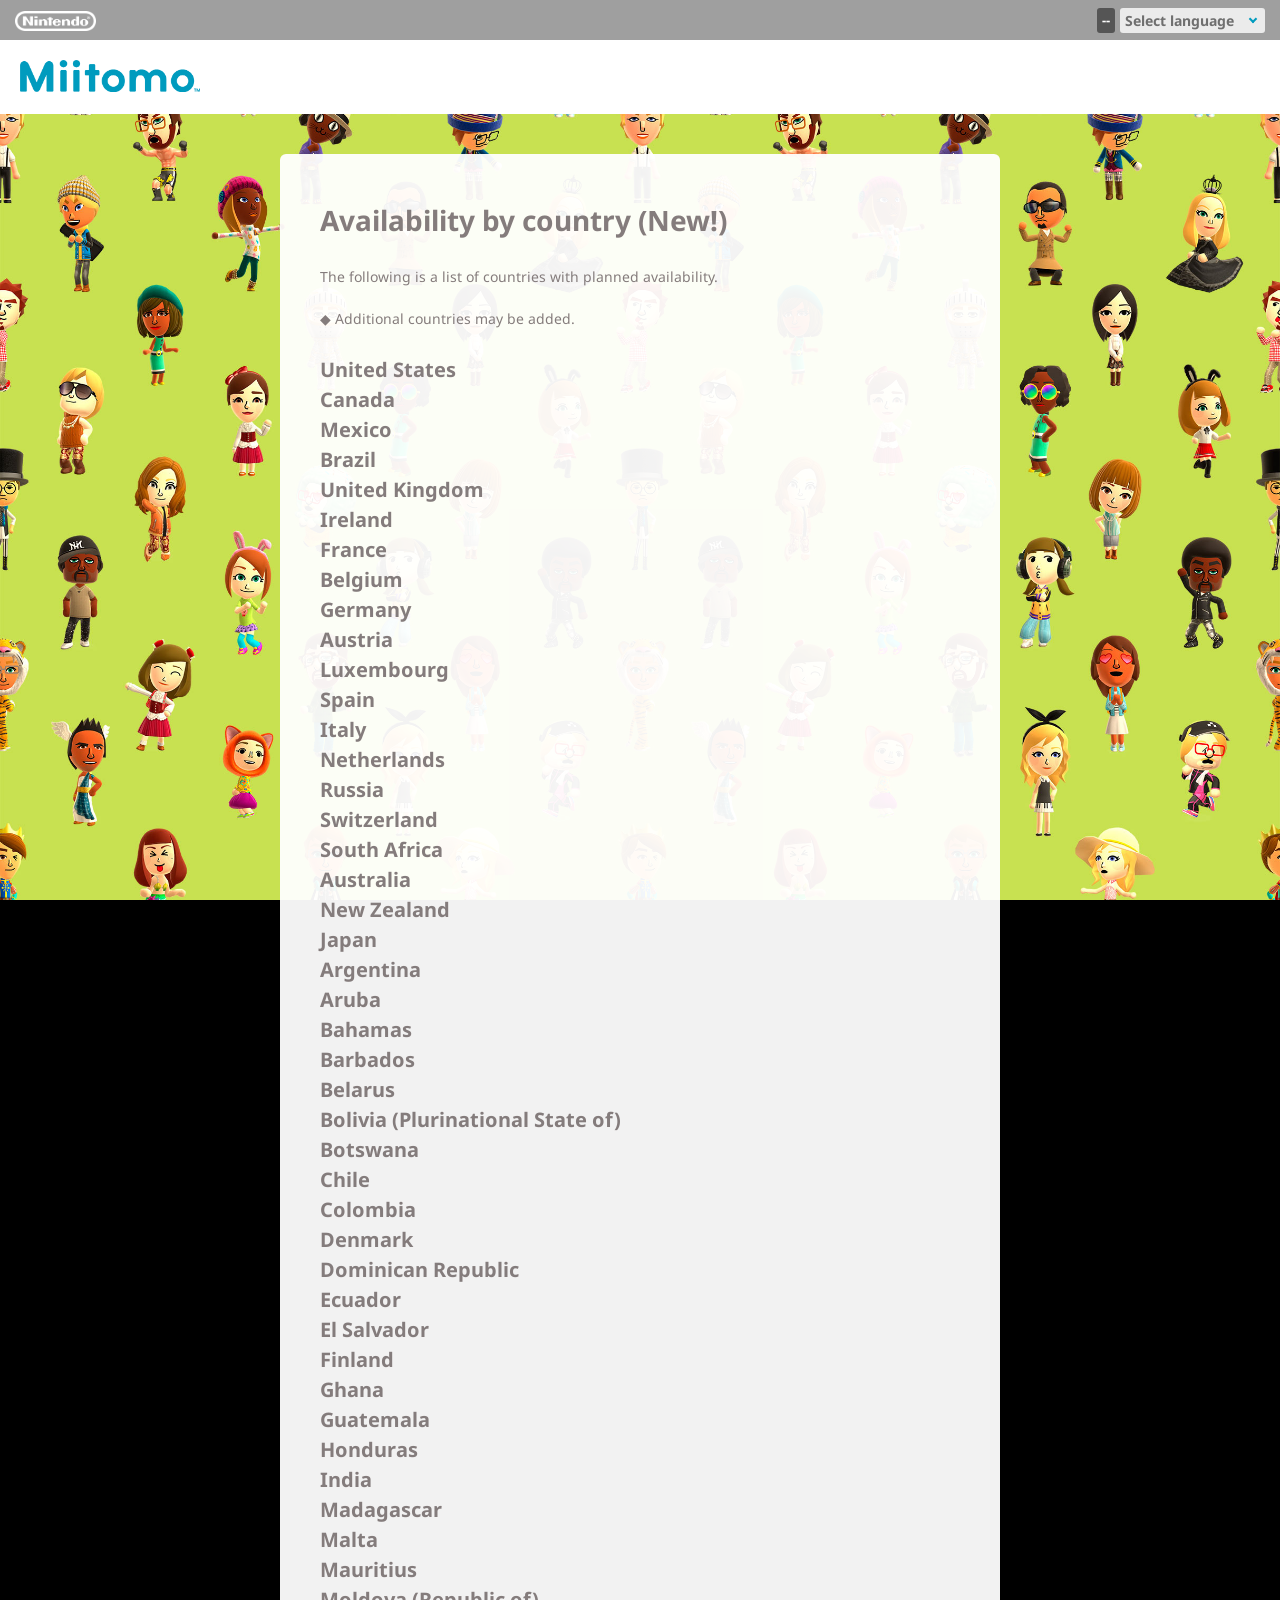
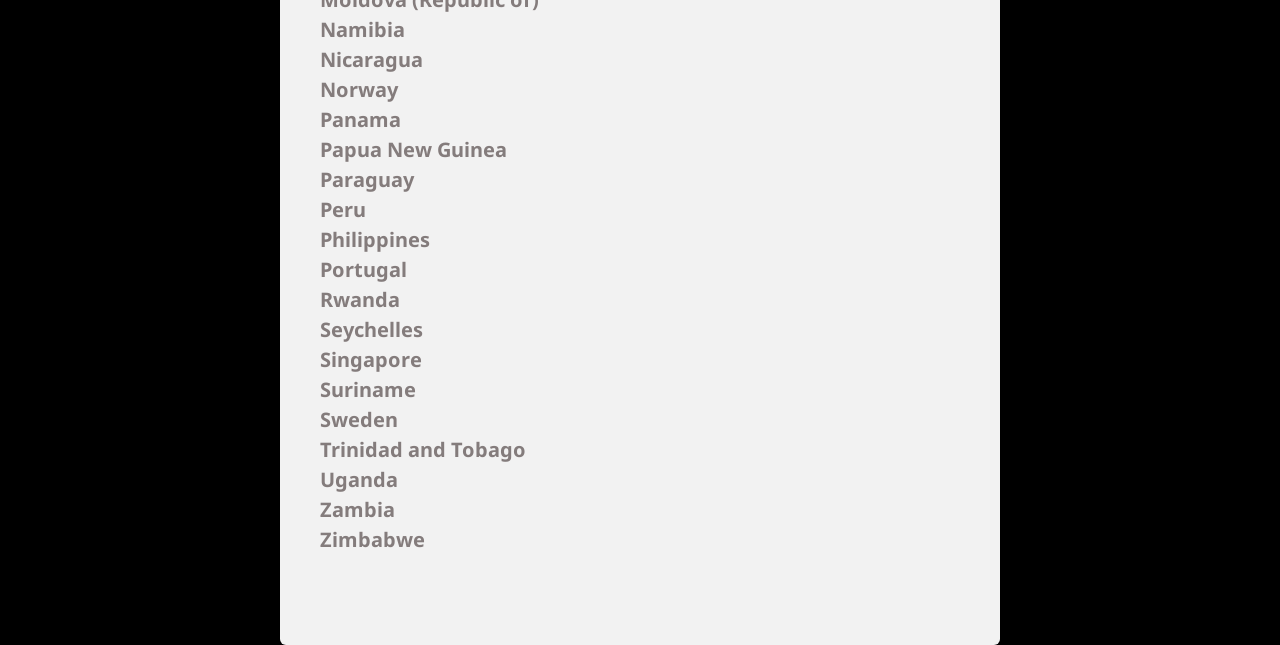
<file: countries/index.html>
<!DOCTYPE html>
<html>
<head>
<meta charset="utf-8">
<meta http-equiv="X-UA-Compatible" content="IE=Edge,chrome=1">
<meta name="viewport" content="width=device-width, maximum-scale=1.0, user-scalable=yes">
<meta name="format-detection" content="telephone=no">

<title>Miitomo - Distribution Countries | Nintendo</title>

<meta name="Description" content="Miitomo is a smart-device app that sparks one-of-a-kind conversations between you and your friends. It's from Nintendo—and free to start!" />
<meta name="Keywords" content="Miitomo, Nintendo, smartphone, smart device, tablet" />

<link href='//fonts.googleapis.com/css?family=Noto+Sans&subset=latin,latin-ext' rel='stylesheet' type='text/css'>
<link rel="stylesheet" href="../css/set.css" type="text/css" media="all" />

<script type="text/javascript" src="../../js/jquery.min.js"></script>
<script type="text/javascript" src="../../js/jquery.easing.1.3.js"></script>
<script type="text/javascript" src="../../js/sub_function.js"></script>
</head>

<body id="top">
<div id="container">

<!-- header -->
	<div id="logo">
		<label id="sl" for="pulldown">
			<div id="country">--</div>
			<select id="pulldown">
				<option selected="" value="">Select language</option>
				<option value="ja" rel="ja-JP">日本語</option>
				<option value="en" rel="en-US">English (US)</option>
				<option value="en-gb" rel="en-GB">English (Europe/Australia)</option>
				<option value="es-mx" rel="es-MX">Español (Latinoamérica)</option>
				<option value="es" rel="es-ES">Español (Europa)</option>
				<option value="it" rel="it-IT">Italiano</option>
				<option value="nl" rel="nl-NL">Nederlands</option>
				<option value="fr-ca" rel="fr-CA">Français (Canada)</option>
				<option value="fr" rel="fr-FR">Français (Europe)</option>
				<option value="de" rel="de-DE">Deutsch</option>
				<option value="pt-br" rel="pt-BR">Português (Brasil)</option>
				<option value="ru" rel="ru-RU">Русский</option>
			</select>
		</label>
		<a href="https://www.nintendo.com/" id="ci" target="_blank">Nintendo</a>
	</div>


	<div id="sub_head">
		<a href="../"><h1>Miitomo</h1></a>
	</div>

	<div id="sub_contents_event">

		<h2>Availability by country (New!)</h2>

		<p>The following is a list of countries with planned availability.<br><br>◆ Additional countries may be added.</p>

		<h4>United States<br>Canada<br>Mexico<br>Brazil<br>United Kingdom<br>Ireland<br>France<br>Belgium<br>Germany<br>Austria<br>Luxembourg<br>Spain<br>Italy<br>Netherlands<br>Russia<br>Switzerland<br>South Africa<br>Australia<br>New Zealand<br>Japan<br>Argentina<br>Aruba<br>Bahamas<br>Barbados<br>Belarus<br>Bolivia (Plurinational State of)<br>Botswana<br>Chile<br>Colombia<br>Denmark<br>Dominican Republic<br>Ecuador<br>El Salvador<br>Finland<br>Ghana<br>Guatemala<br>Honduras<br>India<br>Madagascar<br>Malta<br>Mauritius<br>Moldova (Republic of)<br>Namibia<br>Nicaragua<br>Norway<br>Panama<br>Papua New Guinea<br>Paraguay<br>Peru<br>Philippines<br>Portugal<br>Rwanda<br>Seychelles<br>Singapore<br>Suriname<br>Sweden<br>Trinidad and Tobago<br>Uganda<br>Zambia<br>Zimbabwe</h4>

	</div>

	<a href="#top" id="pagetop">PAGE TOP</a>
	<div class="cont_step_back_1">&nbsp;</div>
</div>

<!-- Google Tag Manager -->
<noscript><iframe src="//www.googletagmanager.com/ns.html?id=GTM-KHWFQS"
height="0" width="0" style="display:none;visibility:hidden"></iframe></noscript>
<script>(function(w,d,s,l,i){w[l]=w[l]||[];w[l].push({'gtm.start':
new Date().getTime(),event:'gtm.js'});var f=d.getElementsByTagName(s)[0],
j=d.createElement(s),dl=l!='dataLayer'?'&l='+l:'';j.async=true;j.src=
'//www.googletagmanager.com/gtm.js?id='+i+dl;f.parentNode.insertBefore(j,f);
})(window,document,'script','dataLayer','GTM-KHWFQS');</script>
<!-- End Google Tag Manager -->
</body>
</html>
</file>
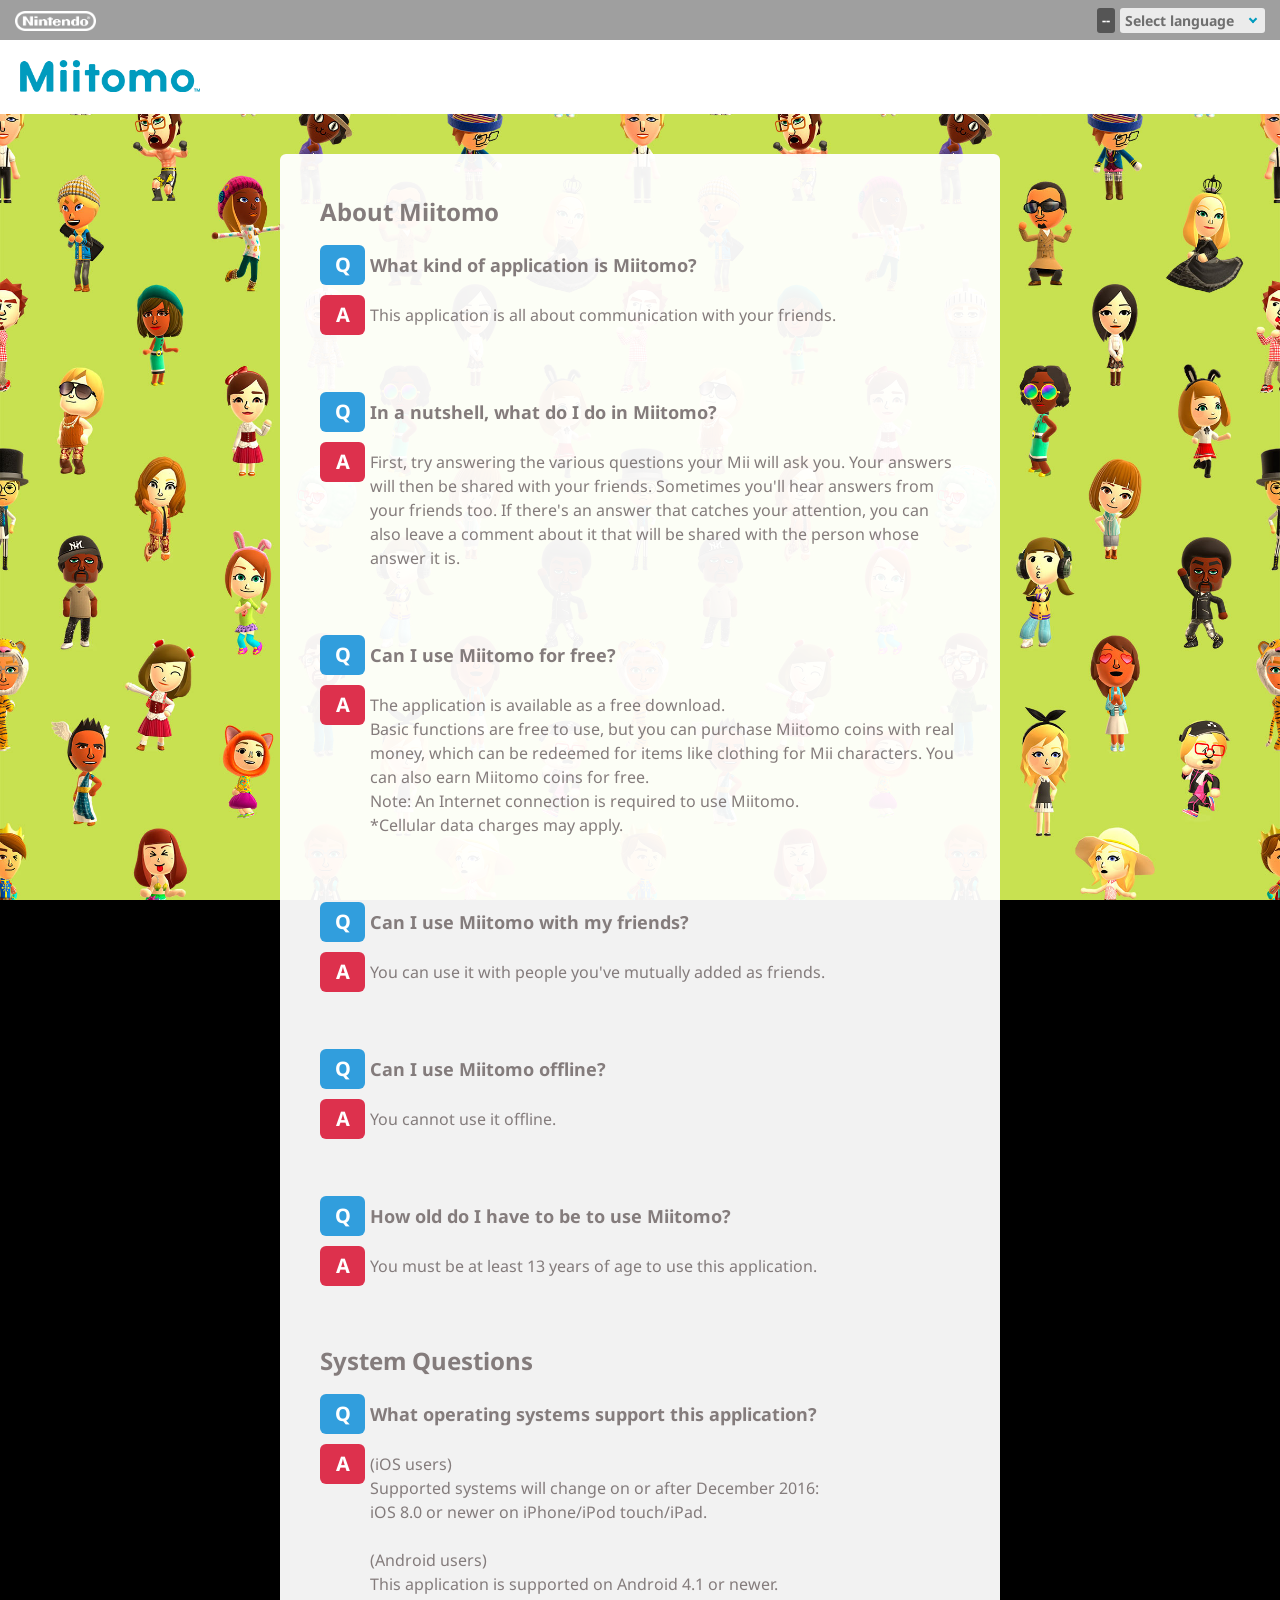
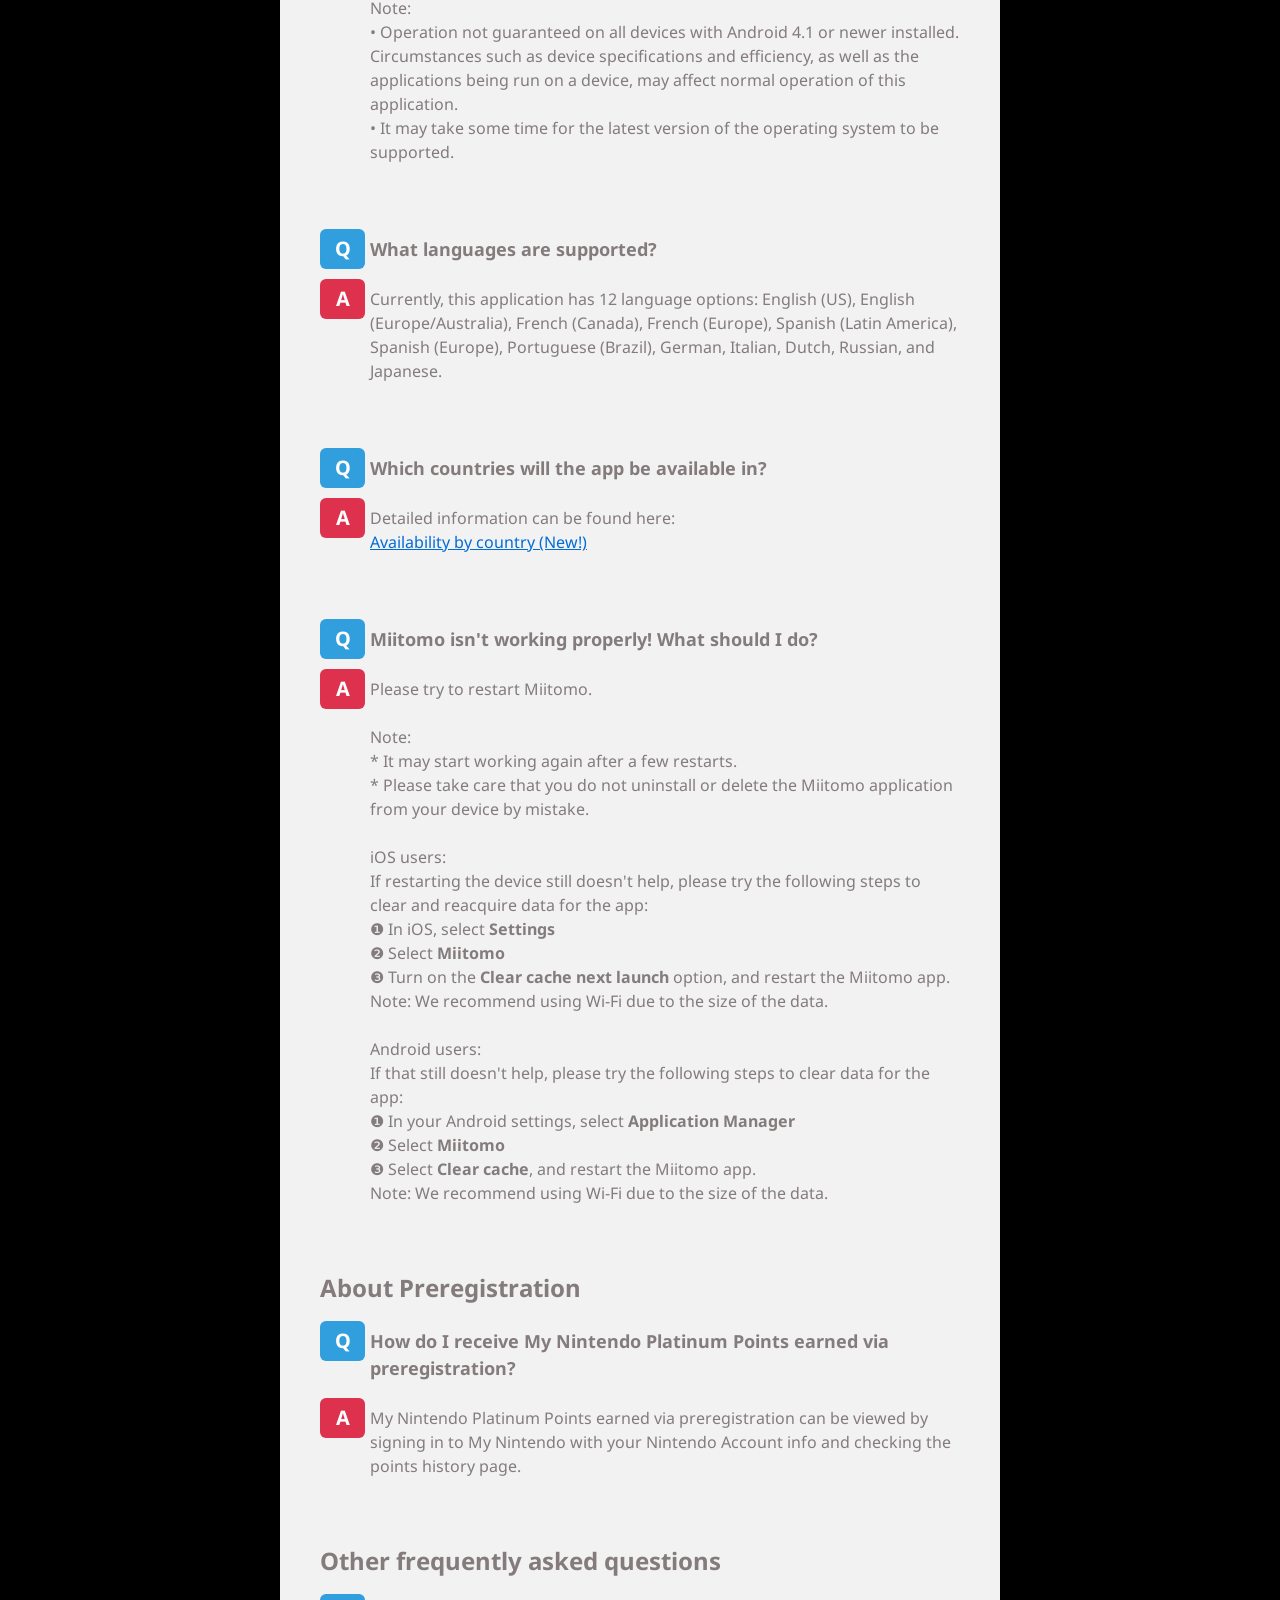
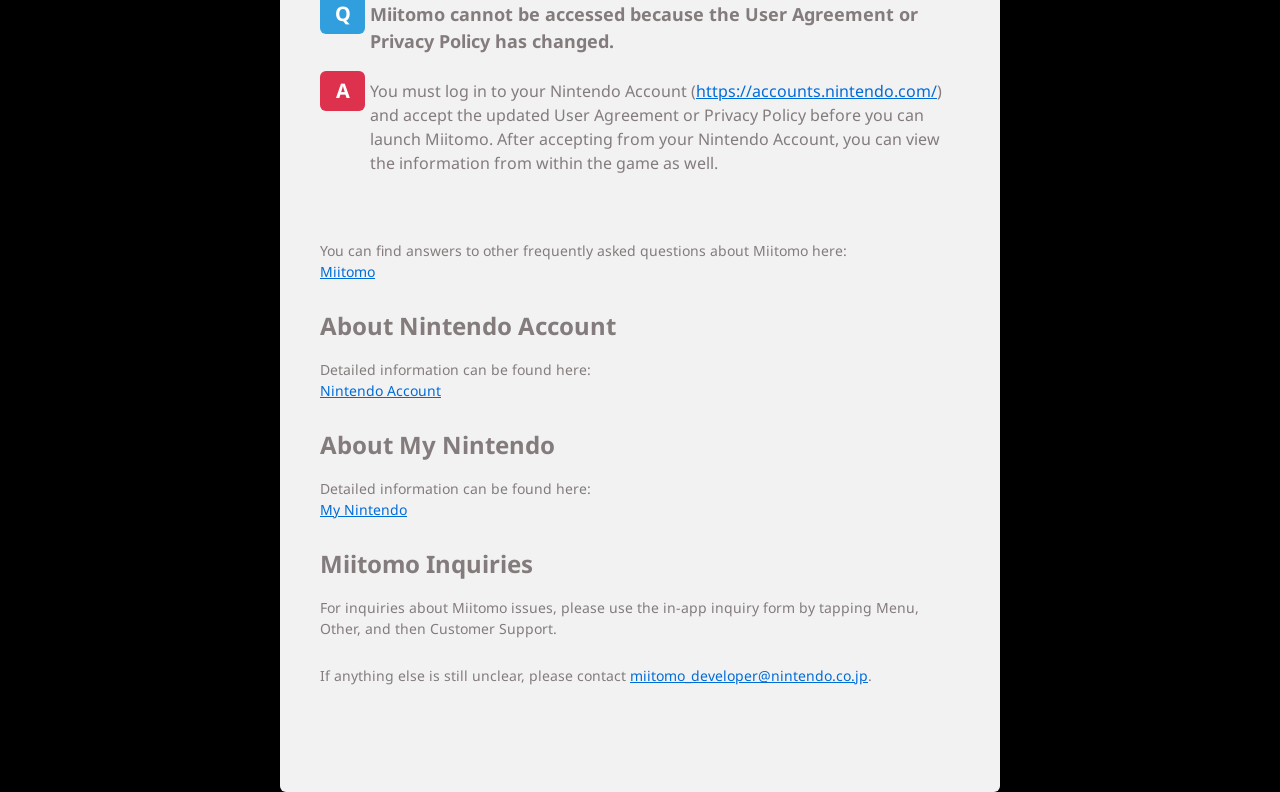
<file: faq/index.html>
<!DOCTYPE html>
<html>
<head>
<meta charset="utf-8">
<meta http-equiv="X-UA-Compatible" content="IE=Edge,chrome=1">
<meta name="viewport" content="width=device-width, maximum-scale=1.0, user-scalable=yes">
<meta name="format-detection" content="telephone=no">

<title>Miitomo - FAQ | Nintendo</title>

<meta name="Description" content="Miitomo is a smart-device app that sparks one-of-a-kind conversations between you and your friends. It's from Nintendo—and free to start!" />
<meta name="Keywords" content="Miitomo, Nintendo, smartphone, smart device, tablet" />

<link href='//fonts.googleapis.com/css?family=Noto+Sans&subset=latin,latin-ext' rel='stylesheet' type='text/css'>
<link rel="stylesheet" href="../css/set.css" type="text/css" media="all" />

<script type="text/javascript" src="../../js/jquery.min.js"></script>
<script type="text/javascript" src="../../js/sub_function.js"></script>
</head>

<body id="top">
<div id="container">

<!-- header -->
	<div id="logo">
		<label id="sl" for="pulldown">
			<div id="country">--</div>
			<select id="pulldown">
				<option selected="" value="">Select language</option>
				<option value="ja" rel="ja-JP">日本語</option>
				<option value="en" rel="en-US">English (US)</option>
				<option value="en-gb" rel="en-GB">English (Europe/Australia)</option>
				<option value="es-mx" rel="es-MX">Español (Latinoamérica)</option>
				<option value="es" rel="es-ES">Español (Europa)</option>
				<option value="it" rel="it-IT">Italiano</option>
				<option value="nl" rel="nl-NL">Nederlands</option>
				<option value="fr-ca" rel="fr-CA">Français (Canada)</option>
				<option value="fr" rel="fr-FR">Français (Europe)</option>
				<option value="de" rel="de-DE">Deutsch</option>
				<option value="pt-br" rel="pt-BR">Português (Brasil)</option>
				<option value="ru" rel="ru-RU">Русский</option>
			</select>
		</label>
		<a href="https://www.nintendo.com/" id="ci" target="_blank">Nintendo</a>
	</div>


	<div id="sub_head">
		<a href="../"><h1>Miitomo</h1></a>
	</div>

	<div id="sub_contents_event">

		<h3>About Miitomo</h3>

		<dl class="faq">
			<dt>What kind of application is Miitomo?</dt>
			<dd>This application is all about communication with your friends.</dd>
		</dl>

		<dl class="faq">
			<dt>In a nutshell, what do I do in Miitomo?</dt>
			<dd>First, try answering the various questions your Mii will ask you. Your answers will then be shared with your friends. Sometimes you'll hear answers from your friends too. If there's an answer that catches your attention, you can also leave a comment about it that will be shared with the person whose answer it is.</dd>
		</dl>

		<dl class="faq">
			<dt>Can I use Miitomo for free?</dt>
			<dd>The application is available as a free download.<br>Basic functions are free to use, but you can purchase Miitomo coins with real money, which can be redeemed for items like clothing for Mii characters. You can also earn Miitomo coins for free.<br>Note: An Internet connection is required to use Miitomo.<br>*Cellular data charges may apply.</dd>
		</dl>


		<dl class="faq">
			<dt>Can I use Miitomo with my friends?</dt>
			<dd>You can use it with people you've mutually added as friends.</dd>
		</dl>

		<dl class="faq">
			<dt>Can I use Miitomo offline?</dt>
			<dd>You cannot use it offline.</dd>
		</dl>

		<dl class="faq">
			<dt>How old do I have to be to use Miitomo?</dt>
			<dd>You must be at least 13 years of age to use this application.</dd>
		</dl>

		<h3>System Questions</h3>

		<dl class="faq">
			<dt>What operating systems support this application?</dt>
			<dd>(iOS users)<br>Supported systems will change on or after December 2016:<br>iOS 8.0 or newer on iPhone/iPod touch/iPad.<br><br>(Android users)<br>This application is supported on Android 4.1 or newer.<br>Note:<br>• Operation not guaranteed on all devices with Android 4.1 or newer installed. Circumstances such as device specifications and efficiency, as well as the applications being run on a device, may affect normal operation of this application.<br>• It may take some time for the latest version of the operating system to be supported.</dd>
		</dl>

		<dl class="faq">
			<dt>What languages are supported?</dt>
			<dd>Currently, this application has 12 language options: English (US), English (Europe/Australia), French (Canada), French (Europe), Spanish (Latin America), Spanish (Europe), Portuguese (Brazil), German, Italian, Dutch, Russian, and Japanese.</dd>
		</dl>

		<dl class="faq">
			<dt>Which countries will the app be available in?</dt>
			<dd>Detailed information can be found here:<br>
			<a href="../countries/">Availability by country (New!)</a>
			</dd>
		</dl>

		<dl class="faq">
			<dt>Miitomo isn't working properly! What should I do?</dt>
			<dd>Please try to restart Miitomo.<br><br>Note:<br>* It may start working again after a few restarts.<br>* Please take care that you do not uninstall or delete the Miitomo application from your device by mistake.<br><br>iOS users:<br>If restarting the device still doesn't help, please try the following steps to clear and reacquire data for the app:<br>❶ In iOS, select <b>Settings</b><br>❷ Select <b>Miitomo</b><br>❸ Turn on the <b>Clear cache next launch</b> option, and restart the Miitomo app.<br>Note: We recommend using Wi-Fi due to the size of the data.<br><br>Android users:<br>If that still doesn't help, please try the following steps to clear data for the app:<br>❶ In your Android settings, select <b>Application Manager</b><br>❷ Select <b>Miitomo</b><br>❸ Select <b>Clear cache</b>, and restart the Miitomo app.<br>Note: We recommend using Wi-Fi due to the size of the data.<br></dd>
		</dl>

		<h3>About Preregistration</h3>

		<dl class="faq">
			<dt>How do I receive My Nintendo Platinum Points earned via preregistration?</dt>
			<dd>My Nintendo Platinum Points earned via preregistration can be viewed by signing in to My Nintendo with your Nintendo Account info and checking the points history page.</dd>
		</dl>

		<h3>Other frequently asked questions</h3>

		<dl class="faq">
			<dt>Miitomo cannot be accessed because the User Agreement or Privacy Policy has changed.</dt>
			<dd>You must log in to your Nintendo Account (<a href='https://accounts.nintendo.com/' target='_blank'>https://accounts.nintendo.com/</a>) and accept the updated User Agreement or Privacy Policy before you can launch Miitomo. After accepting from your Nintendo Account, you can view the information from within the game as well.</dd>
		</dl>

		<p>You can find answers to other frequently asked questions about Miitomo here:<br>
		<a href='https://support.miitomo.com/en-US/faq' target='_blank'>Miitomo</a>
		</p>


		<h3>About Nintendo Account</h3>

		<p>Detailed information can be found here:<br>
		<a href='http://support.nintendo.com/en_US/nintendoaccount/faq/' target='_blank'>Nintendo Account</a>
		</p>

		<h3>About My Nintendo</h3>

		<p>Detailed information can be found here:<br>
		<a href='http://support.nintendo.com/mynintendo/faq' target='_blank'>My Nintendo</a></p>

		<h3>Miitomo Inquiries</h3>

		<p>For inquiries about Miitomo issues, please use the in-app inquiry form by tapping Menu, Other, and then Customer Support.</p>
		<p>If anything else is still unclear, please contact <a href='mailto:miitomo_developer@nintendo.co.jp'>miitomo_developer@nintendo.co.jp</a>.</p>


	</div>

	<a href="#top" id="pagetop">PAGE TOP</a>
	<div class="cont_step_back_1">&nbsp;</div>
</div>

<!-- Google Tag Manager -->
<noscript><iframe src="//www.googletagmanager.com/ns.html?id=GTM-KHWFQS"
height="0" width="0" style="display:none;visibility:hidden"></iframe></noscript>
<script>(function(w,d,s,l,i){w[l]=w[l]||[];w[l].push({'gtm.start':
new Date().getTime(),event:'gtm.js'});var f=d.getElementsByTagName(s)[0],
j=d.createElement(s),dl=l!='dataLayer'?'&l='+l:'';j.async=true;j.src=
'//www.googletagmanager.com/gtm.js?id='+i+dl;f.parentNode.insertBefore(j,f);
})(window,document,'script','dataLayer','GTM-KHWFQS');</script>
<!-- End Google Tag Manager -->
</body>
</html>
</file>
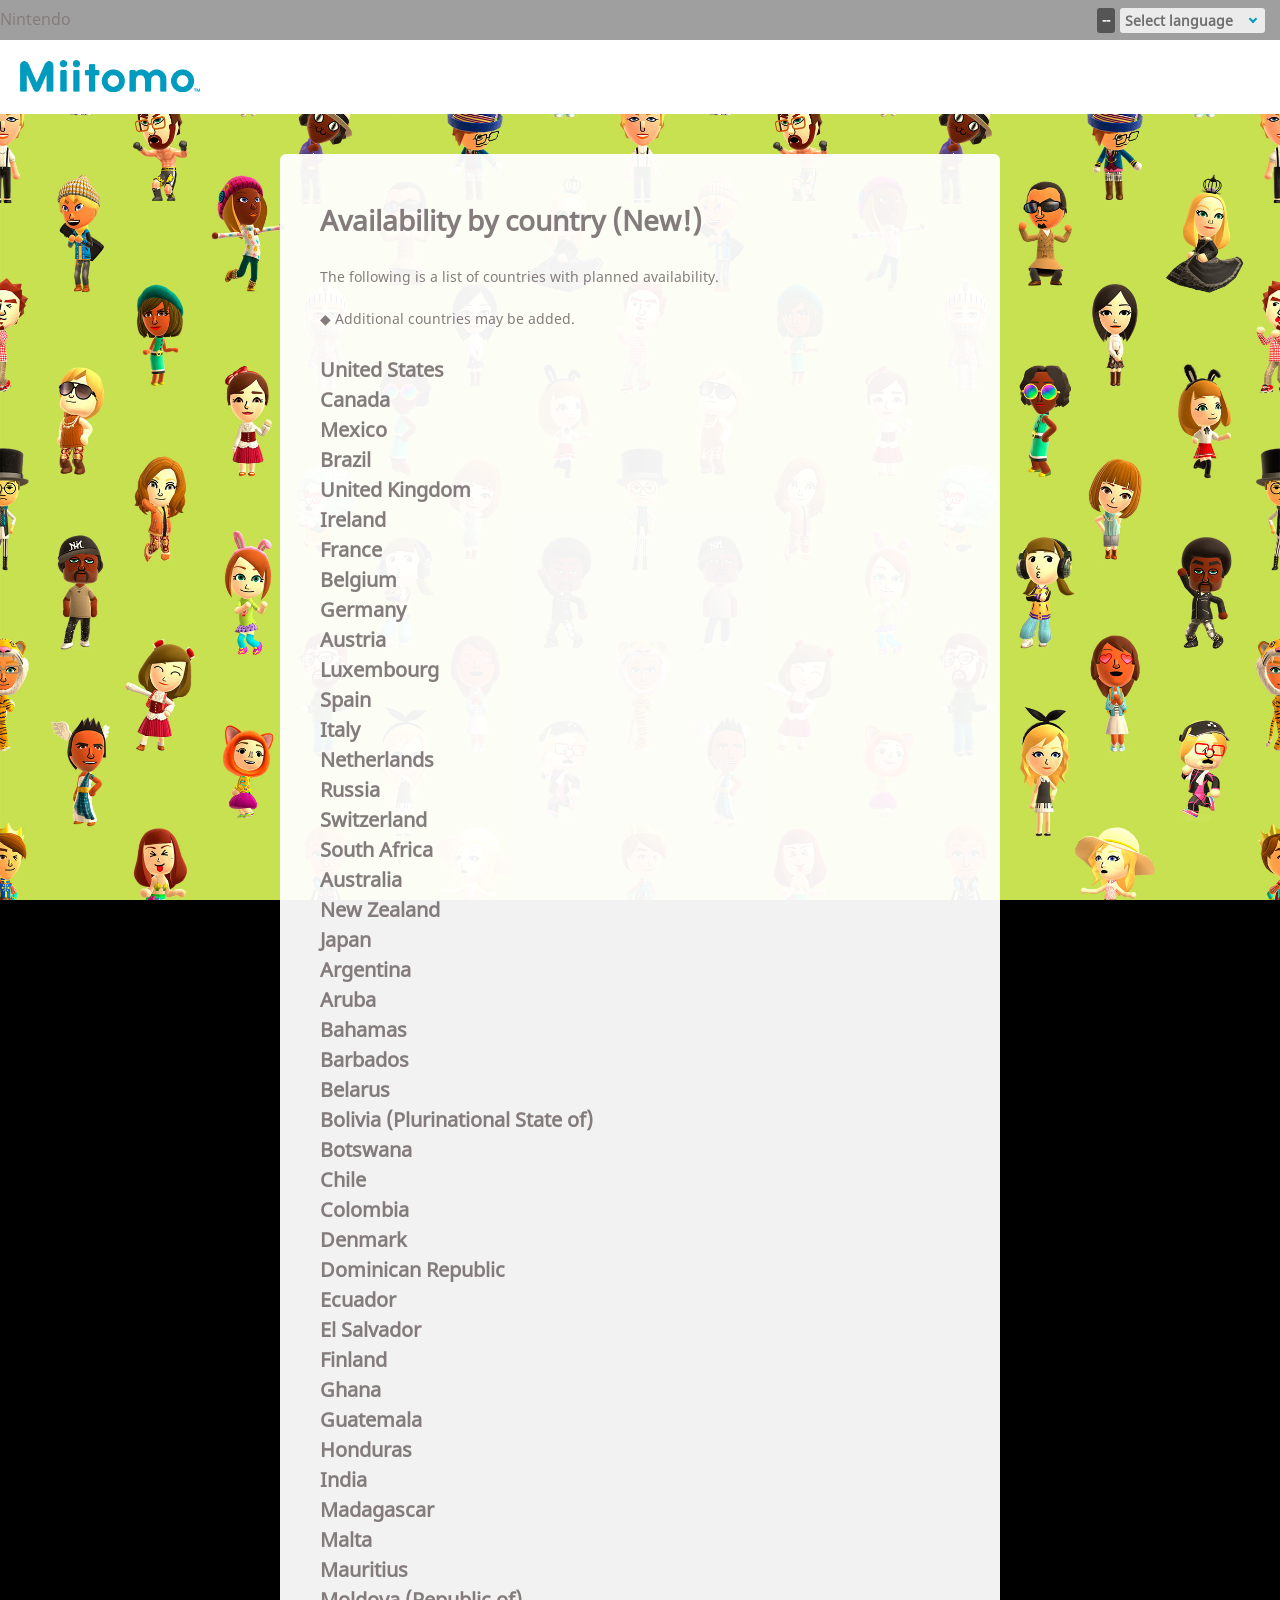
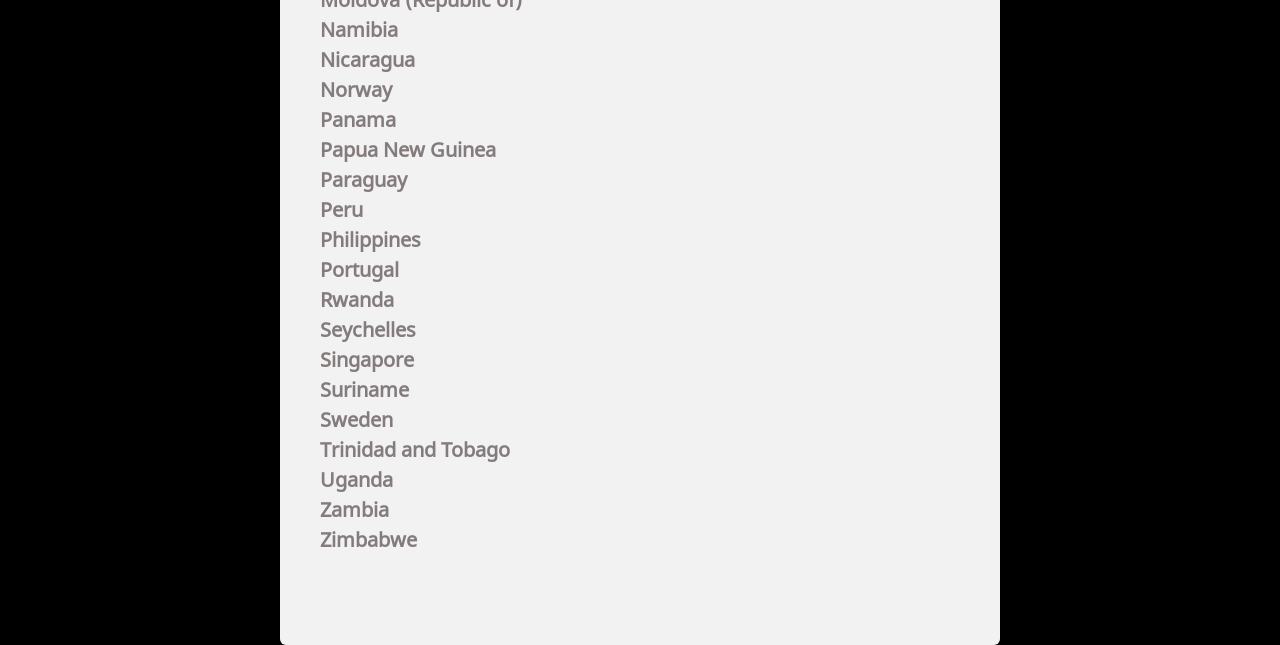
<file: en/countries/index.html>
<!doctype html><meta charset=utf-8><meta content="IE=Edge,chrome=1" http-equiv=X-UA-Compatible><meta content="width=device-width,maximum-scale=1.0,user-scalable=yes" name=viewport><meta content="telephone=no" name=format-detection><title>Miitomo - Distribution Countries | Nintendo</title><meta content="Miitomo is a smart-device app that sparks one-of-a-kind conversations between you and your friends. It's from Nintendo—and free to start!" name=Description><meta content="Miitomo, Nintendo, smartphone, smart device, tablet" name=Keywords><link href=../../fonts.googleapis.com/css-6bf664d2.css rel=stylesheet><link href=../css/set.css media=all rel=stylesheet><script src=../../js/jquery.min.js></script><script src=../../js/jquery.easing.1.3.js></script><script src=../../js/sub_function.js></script><body id=top><div id=container><div id=logo><label for=pulldown id=sl><div id=country>--</div> <select id=pulldown><option selected value>Select language<option rel=ja-JP value=ja>日本語<option rel=en-US value=en>English (US)<option rel=en-GB value=en-gb>English (Europe/Australia)<option rel=es-MX value=es-mx>Español (Latinoamérica)<option rel=es-ES value=es>Español (Europa)<option rel=it-IT value=it>Italiano<option rel=nl-NL value=nl>Nederlands<option rel=fr-CA value=fr-ca>Français (Canada)<option rel=fr-FR value=fr>Français (Europe)<option rel=de-DE value=de>Deutsch<option rel=pt-BR value=pt-br>Português (Brasil)<option rel=ru-RU value=ru>Русский</select></label> Nintendo</div><div id=sub_head><a href=../index.html><h1>Miitomo</h1></a></div><div id=sub_contents_event><h2>Availability by country (New!)</h2><p>The following is a list of countries with planned availability.<br><br>◆ Additional countries may be added.<h4>United States<br>Canada<br>Mexico<br>Brazil<br>United Kingdom<br>Ireland<br>France<br>Belgium<br>Germany<br>Austria<br>Luxembourg<br>Spain<br>Italy<br>Netherlands<br>Russia<br>Switzerland<br>South Africa<br>Australia<br>New Zealand<br>Japan<br>Argentina<br>Aruba<br>Bahamas<br>Barbados<br>Belarus<br>Bolivia (Plurinational State of)<br>Botswana<br>Chile<br>Colombia<br>Denmark<br>Dominican Republic<br>Ecuador<br>El Salvador<br>Finland<br>Ghana<br>Guatemala<br>Honduras<br>India<br>Madagascar<br>Malta<br>Mauritius<br>Moldova (Republic of)<br>Namibia<br>Nicaragua<br>Norway<br>Panama<br>Papua New Guinea<br>Paraguay<br>Peru<br>Philippines<br>Portugal<br>Rwanda<br>Seychelles<br>Singapore<br>Suriname<br>Sweden<br>Trinidad and Tobago<br>Uganda<br>Zambia<br>Zimbabwe</h4></div><a href=index.html id=pagetop>PAGE TOP</a><div class=cont_step_back_1> </div></div><noscript><iframe src="//web.archive.org/web/20170704075804if_/https://www.googletagmanager.com/ns.html?id=GTM-KHWFQS" height=0 style=display:none;visibility:hidden width=0></iframe></noscript>
</file>
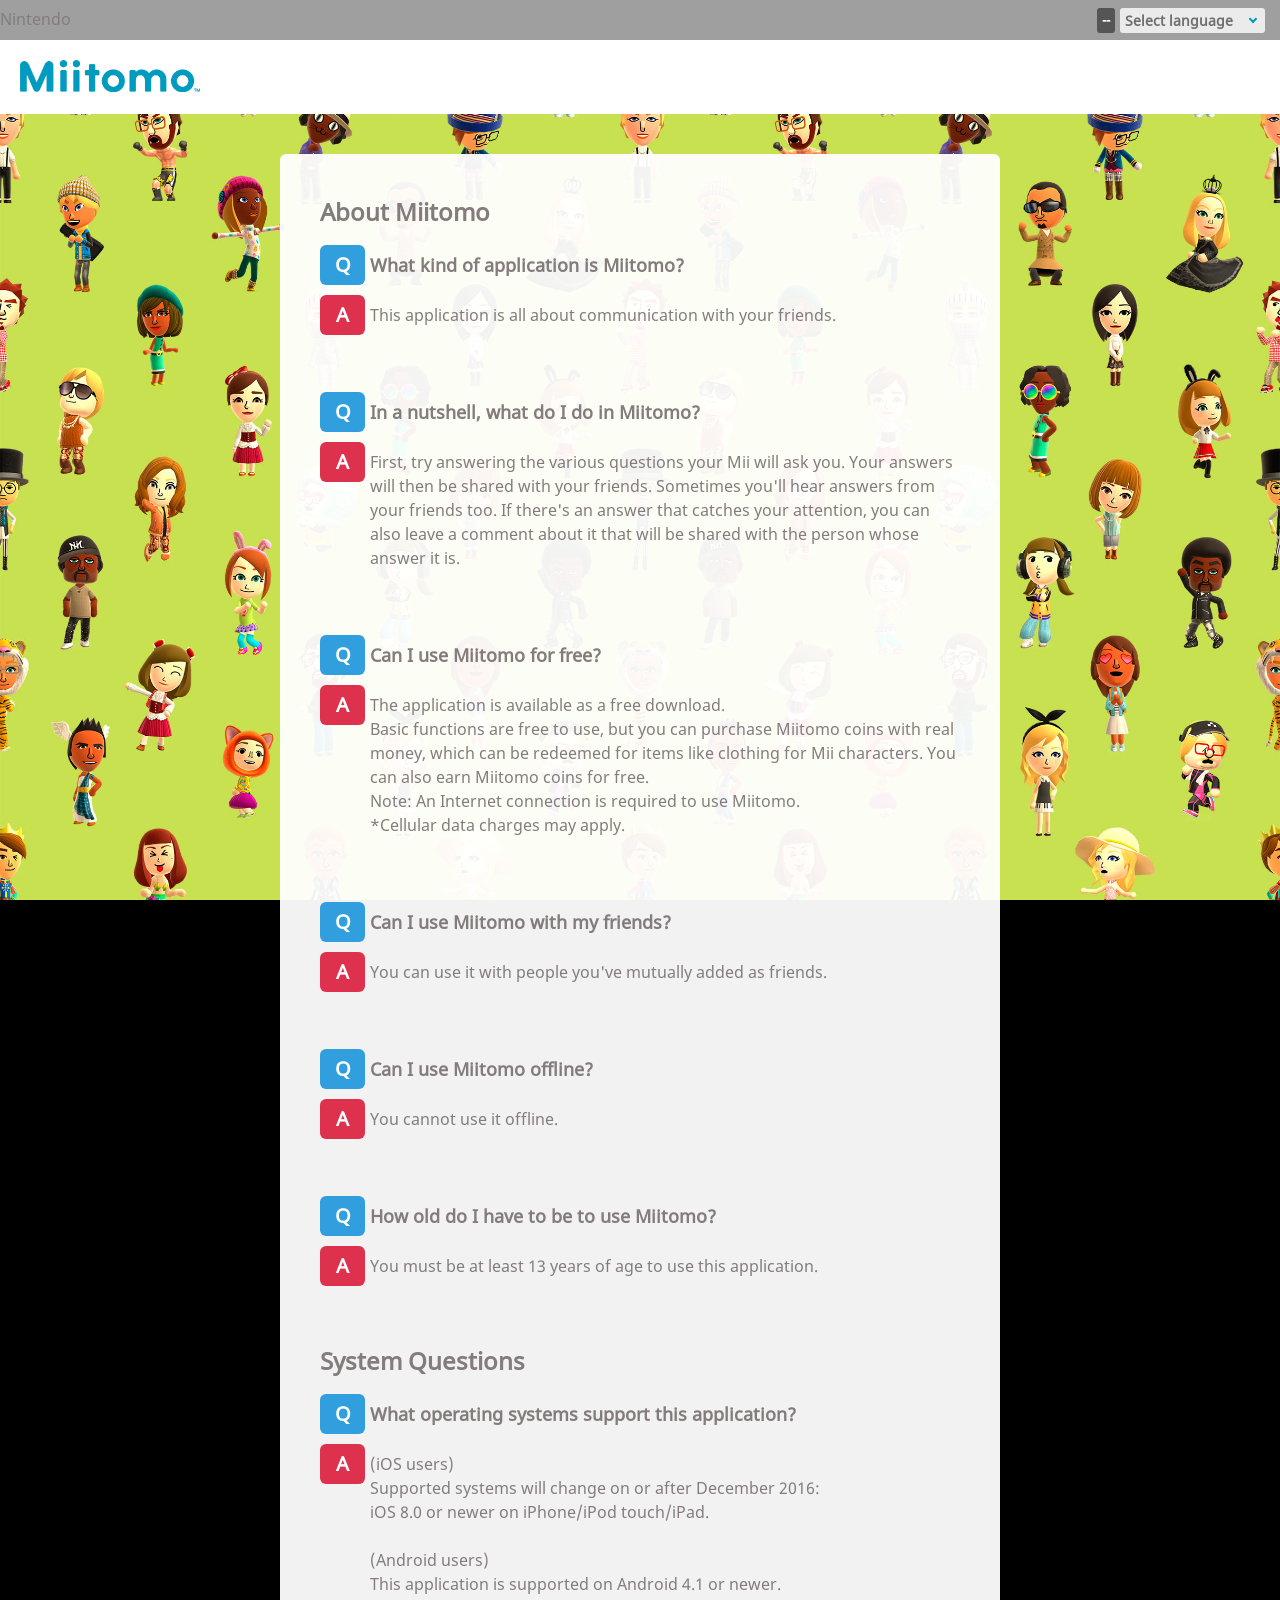
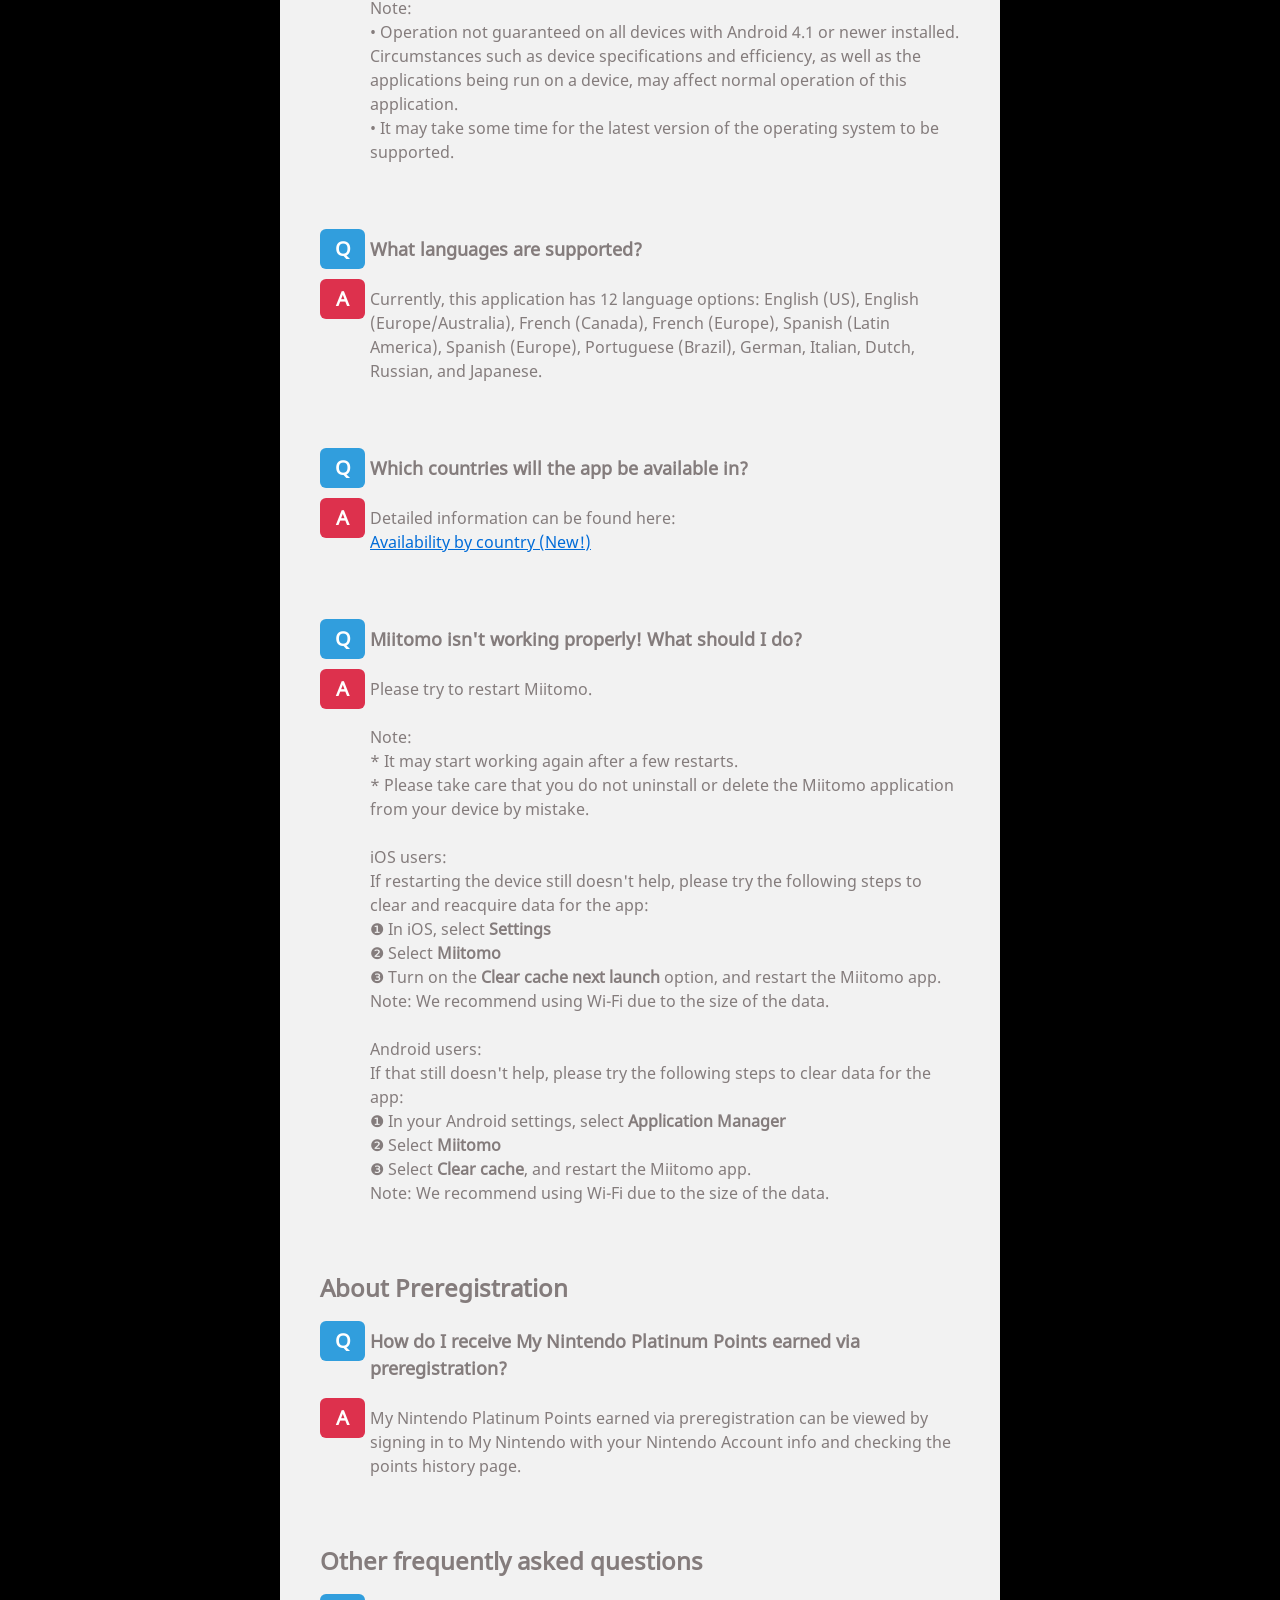
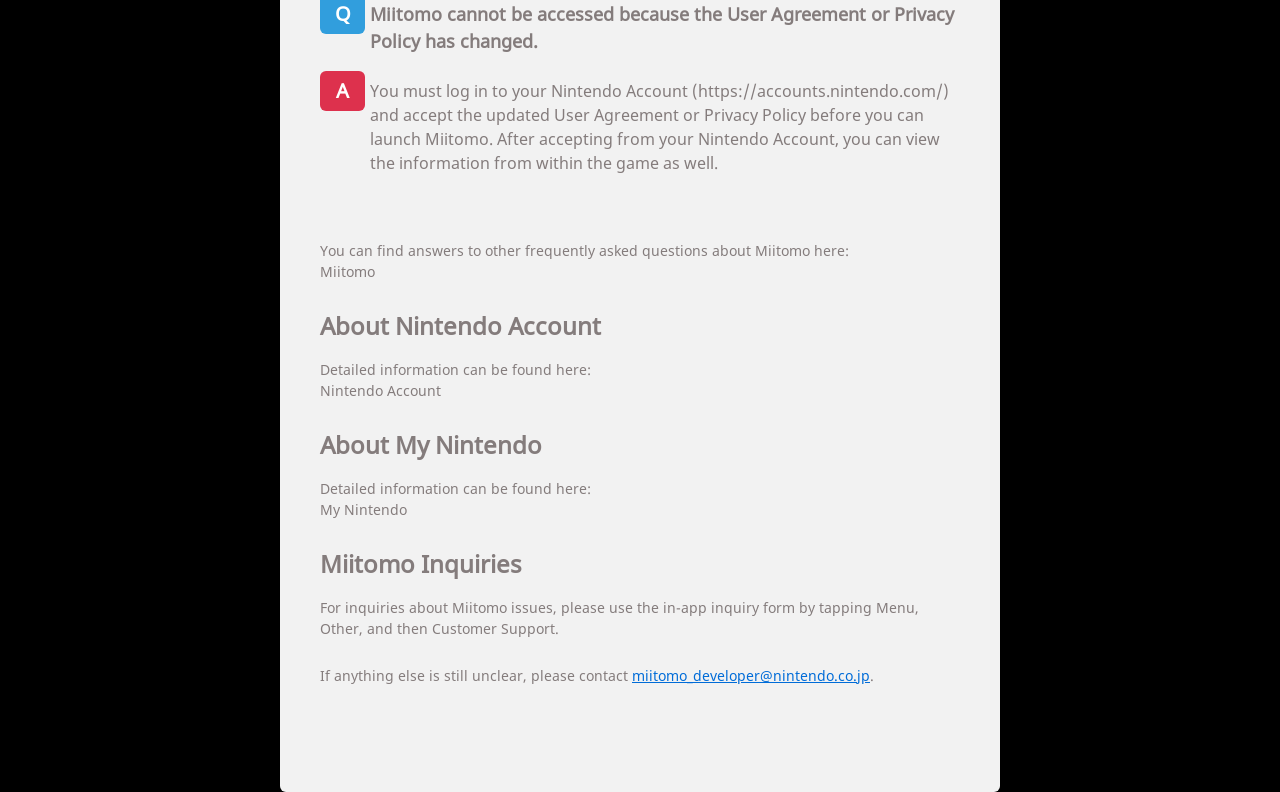
<file: en/faq/index.html>
<!doctype html><meta charset=utf-8><meta content="IE=Edge,chrome=1" http-equiv=X-UA-Compatible><meta content="width=device-width,maximum-scale=1.0,user-scalable=yes" name=viewport><meta content="telephone=no" name=format-detection><title>Miitomo - FAQ | Nintendo</title><meta content="Miitomo is a smart-device app that sparks one-of-a-kind conversations between you and your friends. It's from Nintendo—and free to start!" name=Description><meta content="Miitomo, Nintendo, smartphone, smart device, tablet" name=Keywords><link href=../../fonts.googleapis.com/css-6bf664d2.css rel=stylesheet><link href=../css/set.css media=all rel=stylesheet><script src=../../js/jquery.min.js></script><script src=../../js/sub_function.js></script><body id=top><div id=container><div id=logo><label for=pulldown id=sl><div id=country>--</div> <select id=pulldown><option selected value>Select language<option rel=ja-JP value=ja>日本語<option rel=en-US value=en>English (US)<option rel=en-GB value=en-gb>English (Europe/Australia)<option rel=es-MX value=es-mx>Español (Latinoamérica)<option rel=es-ES value=es>Español (Europa)<option rel=it-IT value=it>Italiano<option rel=nl-NL value=nl>Nederlands<option rel=fr-CA value=fr-ca>Français (Canada)<option rel=fr-FR value=fr>Français (Europe)<option rel=de-DE value=de>Deutsch<option rel=pt-BR value=pt-br>Português (Brasil)<option rel=ru-RU value=ru>Русский</select></label> Nintendo</div><div id=sub_head><a href=../index.html><h1>Miitomo</h1></a></div><div id=sub_contents_event><h3>About Miitomo</h3><dl class=faq><dt>What kind of application is Miitomo?<dd>This application is all about communication with your friends.</dl><dl class=faq><dt>In a nutshell, what do I do in Miitomo?<dd>First, try answering the various questions your Mii will ask you. Your answers will then be shared with your friends. Sometimes you'll hear answers from your friends too. If there's an answer that catches your attention, you can also leave a comment about it that will be shared with the person whose answer it is.</dl><dl class=faq><dt>Can I use Miitomo for free?<dd>The application is available as a free download.<br>Basic functions are free to use, but you can purchase Miitomo coins with real money, which can be redeemed for items like clothing for Mii characters. You can also earn Miitomo coins for free.<br>Note: An Internet connection is required to use Miitomo.<br>*Cellular data charges may apply.</dl><dl class=faq><dt>Can I use Miitomo with my friends?<dd>You can use it with people you've mutually added as friends.</dl><dl class=faq><dt>Can I use Miitomo offline?<dd>You cannot use it offline.</dl><dl class=faq><dt>How old do I have to be to use Miitomo?<dd>You must be at least 13 years of age to use this application.</dl><h3>System Questions</h3><dl class=faq><dt>What operating systems support this application?<dd>(iOS users)<br>Supported systems will change on or after December 2016:<br>iOS 8.0 or newer on iPhone/iPod touch/iPad.<br><br>(Android users)<br>This application is supported on Android 4.1 or newer.<br>Note:<br>• Operation not guaranteed on all devices with Android 4.1 or newer installed. Circumstances such as device specifications and efficiency, as well as the applications being run on a device, may affect normal operation of this application.<br>• It may take some time for the latest version of the operating system to be supported.</dl><dl class=faq><dt>What languages are supported?<dd>Currently, this application has 12 language options: English (US), English (Europe/Australia), French (Canada), French (Europe), Spanish (Latin America), Spanish (Europe), Portuguese (Brazil), German, Italian, Dutch, Russian, and Japanese.</dl><dl class=faq><dt>Which countries will the app be available in?<dd>Detailed information can be found here:<br> <a href=../countries/index.html>Availability by country (New!)</a></dl><dl class=faq><dt>Miitomo isn't working properly! What should I do?<dd>Please try to restart Miitomo.<br><br>Note:<br>* It may start working again after a few restarts.<br>* Please take care that you do not uninstall or delete the Miitomo application from your device by mistake.<br><br>iOS users:<br>If restarting the device still doesn't help, please try the following steps to clear and reacquire data for the app:<br>❶ In iOS, select <b>Settings</b><br>❷ Select <b>Miitomo</b><br>❸ Turn on the <b>Clear cache next launch</b> option, and restart the Miitomo app.<br>Note: We recommend using Wi-Fi due to the size of the data.<br><br>Android users:<br>If that still doesn't help, please try the following steps to clear data for the app:<br>❶ In your Android settings, select <b>Application Manager</b><br>❷ Select <b>Miitomo</b><br>❸ Select <b>Clear cache</b>, and restart the Miitomo app.<br>Note: We recommend using Wi-Fi due to the size of the data.<br></dl><h3>About Preregistration</h3><dl class=faq><dt>How do I receive My Nintendo Platinum Points earned via preregistration?<dd>My Nintendo Platinum Points earned via preregistration can be viewed by signing in to My Nintendo with your Nintendo Account info and checking the points history page.</dl><h3>Other frequently asked questions</h3><dl class=faq><dt>Miitomo cannot be accessed because the User Agreement or Privacy Policy has changed.<dd>You must log in to your Nintendo Account (https://accounts.nintendo.com/) and accept the updated User Agreement or Privacy Policy before you can launch Miitomo. After accepting from your Nintendo Account, you can view the information from within the game as well.</dl><p>You can find answers to other frequently asked questions about Miitomo here:<br> Miitomo<h3>About Nintendo Account</h3><p>Detailed information can be found here:<br> Nintendo Account<h3>About My Nintendo</h3><p>Detailed information can be found here:<br> My Nintendo<h3>Miitomo Inquiries</h3><p>For inquiries about Miitomo issues, please use the in-app inquiry form by tapping Menu, Other, and then Customer Support.<p>If anything else is still unclear, please contact <a href=#>miitomo_developer@nintendo.co.jp</a>.</div><a href=index.html id=pagetop>PAGE TOP</a><div class=cont_step_back_1> </div></div><noscript><iframe src="//web.archive.org/web/20170704070639if_/https://www.googletagmanager.com/ns.html?id=GTM-KHWFQS" height=0 style=display:none;visibility:hidden width=0></iframe></noscript>
</file>
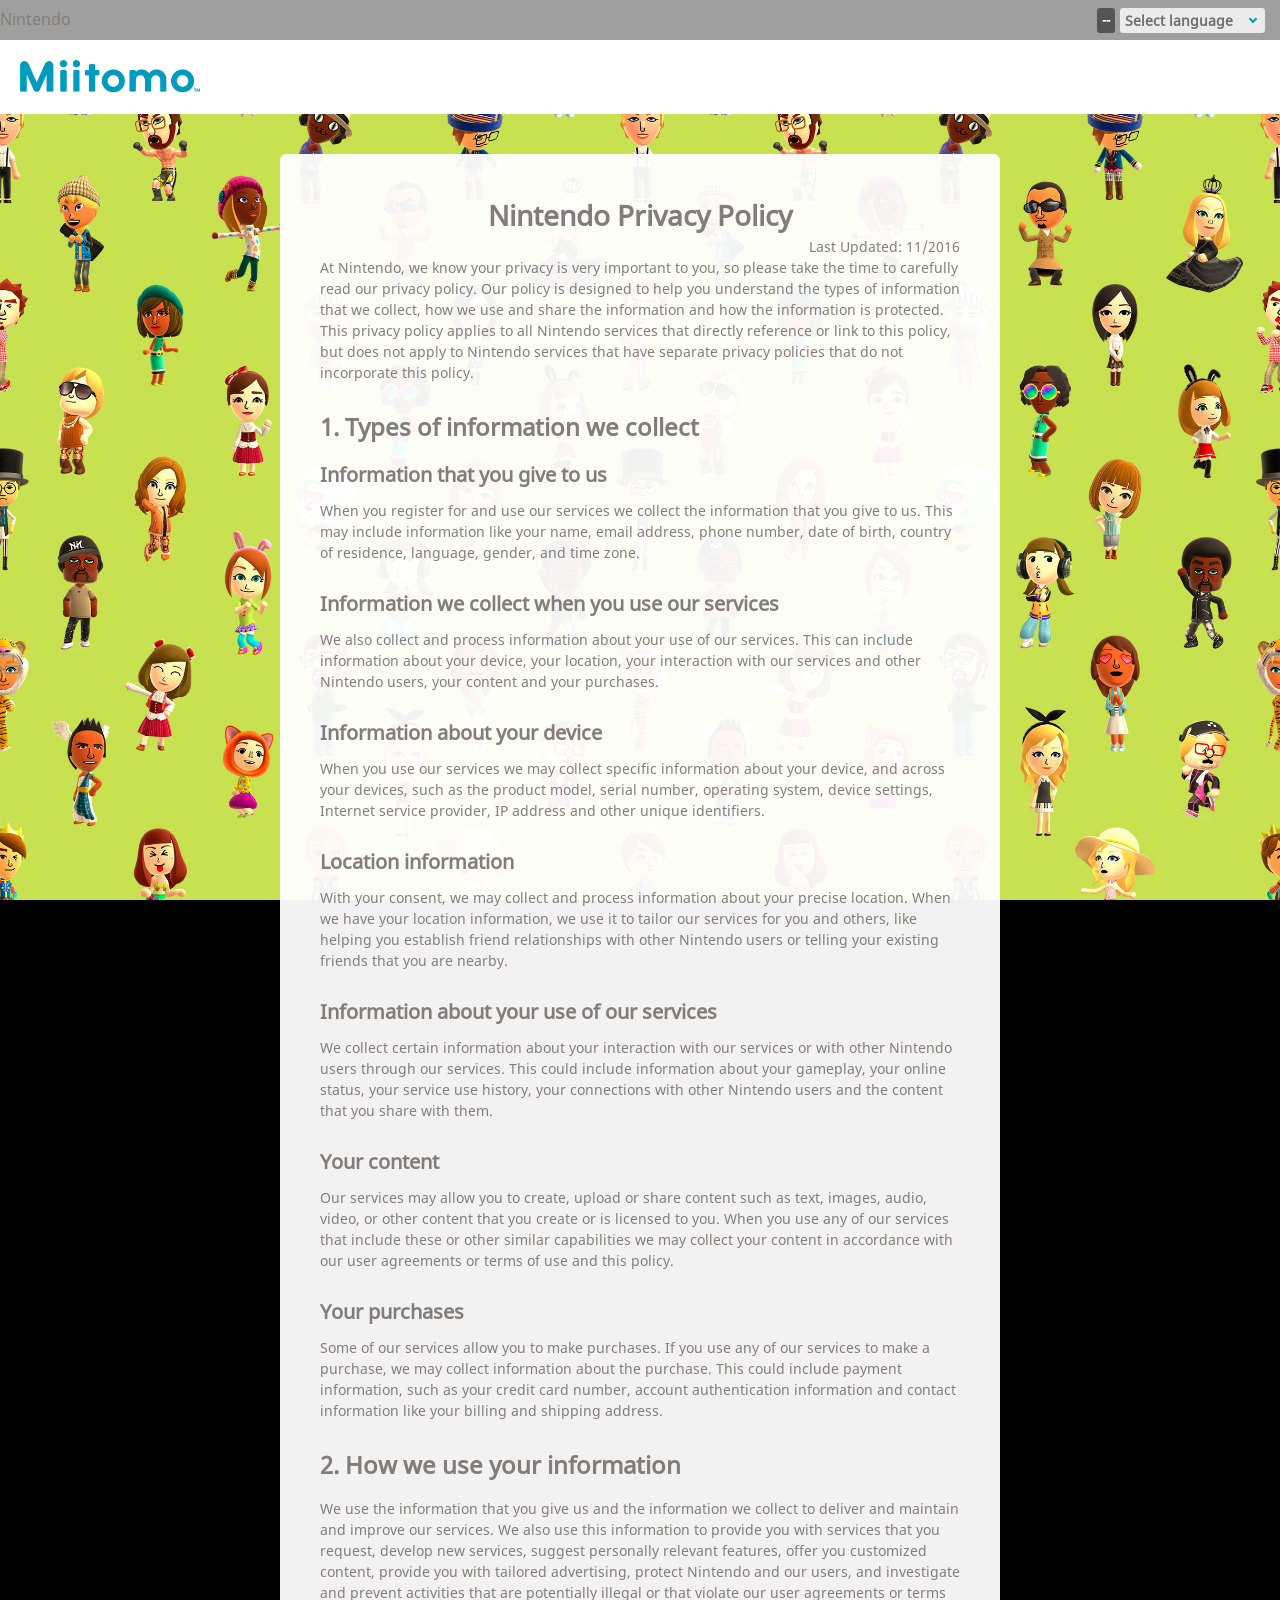
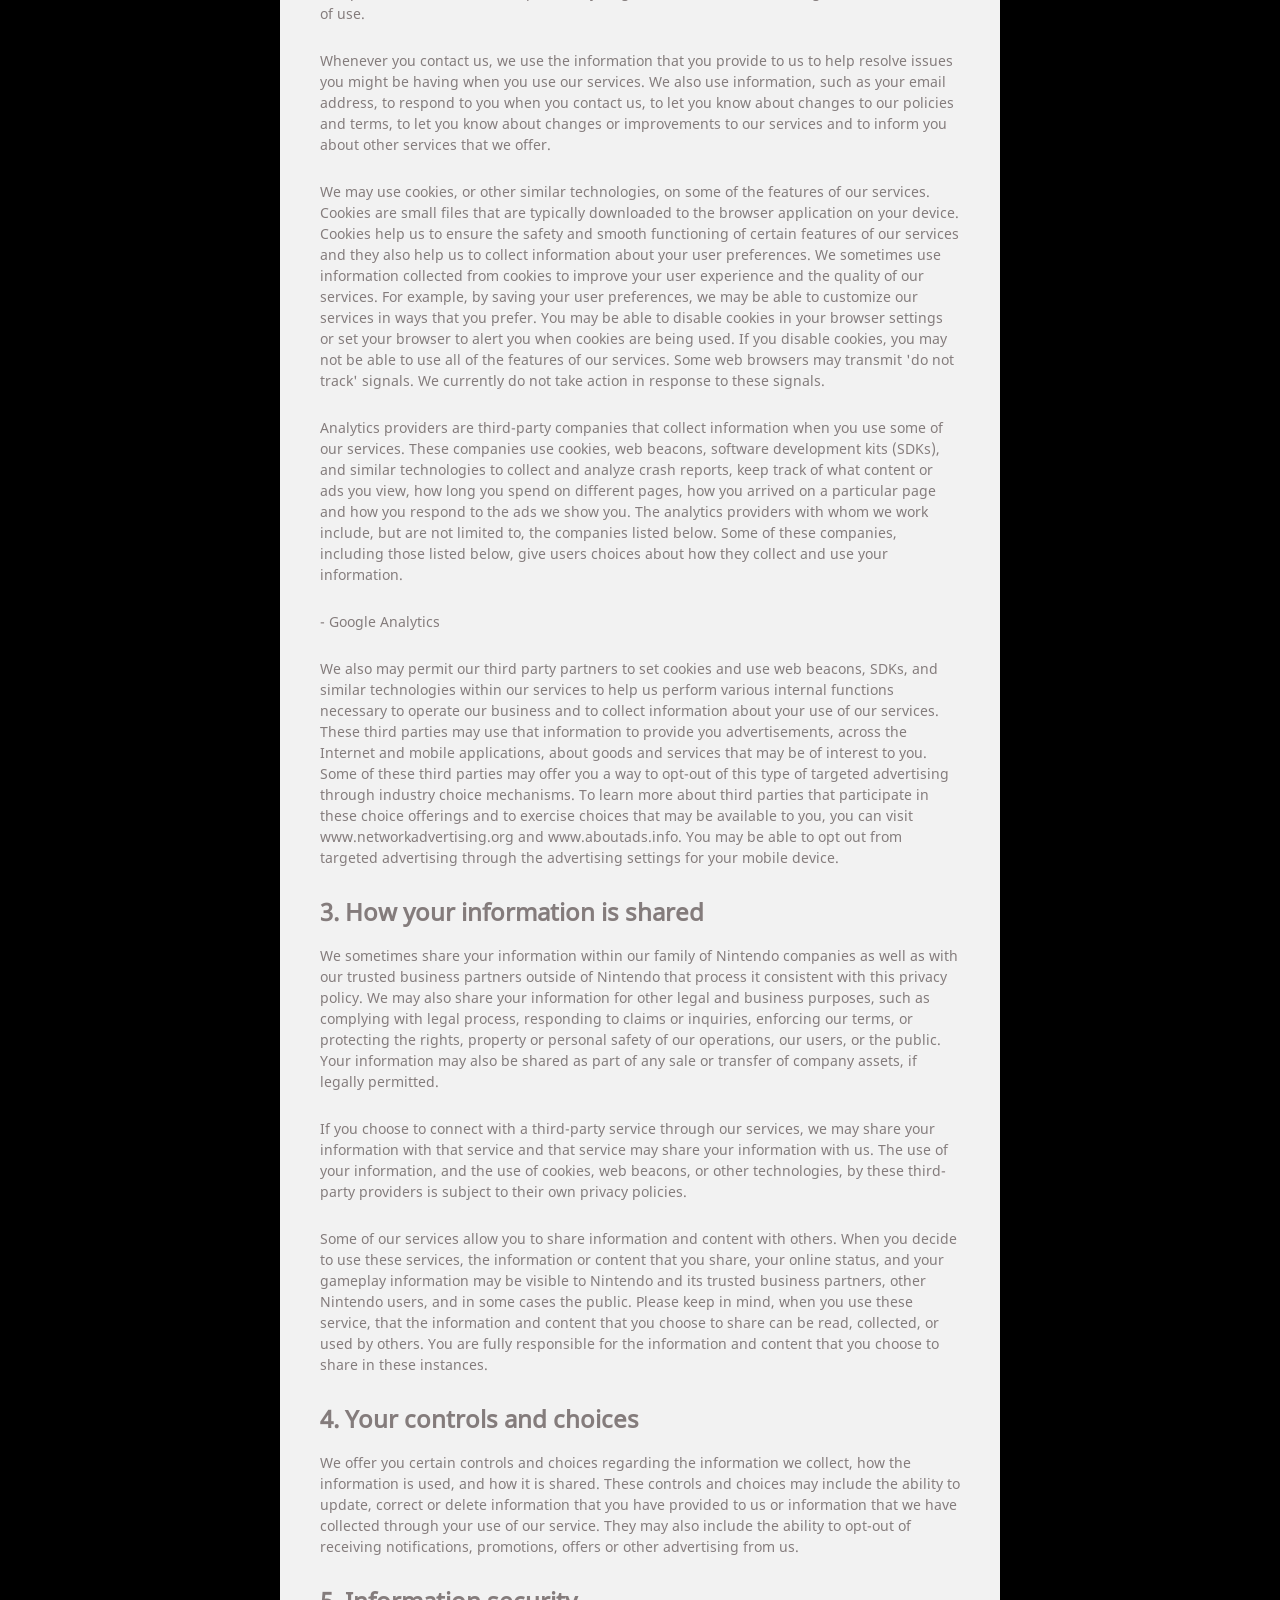
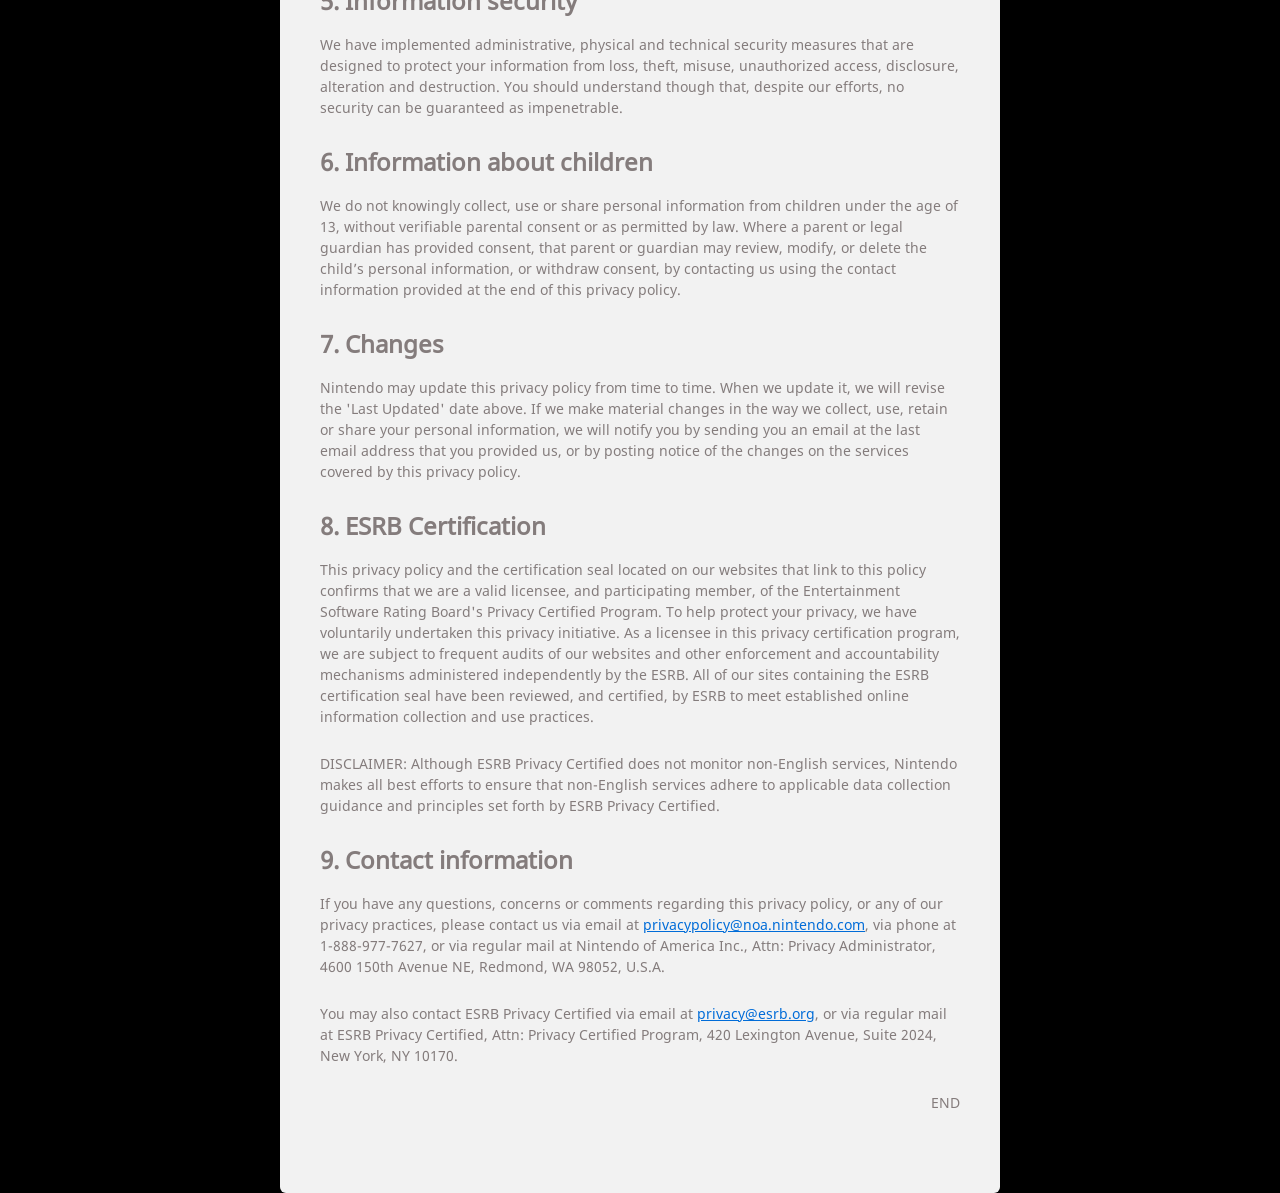
<file: en/policy.html>
<!doctype html><meta charset=utf-8><meta content="IE=Edge,chrome=1" http-equiv=X-UA-Compatible><meta content="width=device-width,maximum-scale=1.0,user-scalable=yes" name=viewport><meta content="telephone=no" name=format-detection><title>Miitomo - Nintendo Privacy Policy | Nintendo</title><meta content="Miitomo is a smart-device app that sparks one-of-a-kind conversations between you and your friends. It's from Nintendo—and free to start!" name=Description><meta content="Miitomo, Nintendo, smartphone, smart device, tablet" name=Keywords><link href=../fonts.googleapis.com/css-6bf664d2.css rel=stylesheet><link href=../css/set.css media=all rel=stylesheet><script src=../js/jquery.min.js></script><script src=../js/sub_function.js></script><body id=top><div id=container><div id=logo><label for=pulldown id=sl><div id=country>--</div> <select id=pulldown><option selected value>Select language<option rel=ja-JP value=ja>日本語<option rel=en-US value=en>English (US)<option rel=en-GB value=en-gb>English (Europe/Australia)<option rel=es-MX value=es-mx>Español (Latinoamérica)<option rel=es-ES value=es>Español (Europa)<option rel=it-IT value=it>Italiano<option rel=nl-NL value=nl>Nederlands<option rel=fr-CA value=fr-ca>Français (Canada)<option rel=fr-FR value=fr>Français (Europe)<option rel=de-DE value=de>Deutsch<option rel=pt-BR value=pt-br>Português (Brasil)<option rel=ru-RU value=ru>Русский</select></label> Nintendo</div><div id=sub_head><a href=../index.html><h1>Miitomo</h1></a></div><div id=sub_contents_event><div style=text-align:center;font-weight:bold;><h1>Nintendo Privacy Policy</h1></div><div style=text-align:right;>Last Updated: 11/2016</div><p>At Nintendo, we know your privacy is very important to you, so please take the time to carefully read our privacy policy. Our policy is designed to help you understand the types of information that we collect, how we use and share the information and how the information is protected. This privacy policy applies to all Nintendo services that directly reference or link to this policy, but does not apply to Nintendo services that have separate privacy policies that do not incorporate this policy.<h3>1. Types of information we collect</h3><h4>Information that you give to us</h4><p>When you register for and use our services we collect the information that you give to us. This may include information like your name, email address, phone number, date of birth, country of residence, language, gender, and time zone.<h4>Information we collect when you use our services</h4><p>We also collect and process information about your use of our services. This can include information about your device, your location, your interaction with our services and other Nintendo users, your content and your purchases.<h4>Information about your device</h4><p>When you use our services we may collect specific information about your device, and across your devices, such as the product model, serial number, operating system, device settings, Internet service provider, IP address and other unique identifiers.<h4>Location information</h4><p>With your consent, we may collect and process information about your precise location. When we have your location information, we use it to tailor our services for you and others, like helping you establish friend relationships with other Nintendo users or telling your existing friends that you are nearby.<h4>Information about your use of our services</h4><p>We collect certain information about your interaction with our services or with other Nintendo users through our services. This could include information about your gameplay, your online status, your service use history, your connections with other Nintendo users and the content that you share with them.<h4>Your content</h4><p>Our services may allow you to create, upload or share content such as text, images, audio, video, or other content that you create or is licensed to you. When you use any of our services that include these or other similar capabilities we may collect your content in accordance with our user agreements or terms of use and this policy.<h4>Your purchases</h4><p>Some of our services allow you to make purchases. If you use any of our services to make a purchase, we may collect information about the purchase. This could include payment information, such as your credit card number, account authentication information and contact information like your billing and shipping address.<h3>2. How we use your information</h3><p>We use the information that you give us and the information we collect to deliver and maintain and improve our services. We also use this information to provide you with services that you request, develop new services, suggest personally relevant features, offer you customized content, provide you with tailored advertising, protect Nintendo and our users, and investigate and prevent activities that are potentially illegal or that violate our user agreements or terms of use.<p>Whenever you contact us, we use the information that you provide to us to help resolve issues you might be having when you use our services. We also use information, such as your email address, to respond to you when you contact us, to let you know about changes to our policies and terms, to let you know about changes or improvements to our services and to inform you about other services that we offer.<p>We may use cookies, or other similar technologies, on some of the features of our services. Cookies are small files that are typically downloaded to the browser application on your device. Cookies help us to ensure the safety and smooth functioning of certain features of our services and they also help us to collect information about your user preferences. We sometimes use information collected from cookies to improve your user experience and the quality of our services. For example, by saving your user preferences, we may be able to customize our services in ways that you prefer. You may be able to disable cookies in your browser settings or set your browser to alert you when cookies are being used. If you disable cookies, you may not be able to use all of the features of our services. Some web browsers may transmit 'do not track' signals. We currently do not take action in response to these signals.<p>Analytics providers are third-party companies that collect information when you use some of our services. These companies use cookies, web beacons, software development kits (SDKs), and similar technologies to collect and analyze crash reports, keep track of what content or ads you view, how long you spend on different pages, how you arrived on a particular page and how you respond to the ads we show you. The analytics providers with whom we work include, but are not limited to, the companies listed below. Some of these companies, including those listed below, give users choices about how they collect and use your information.<p>- Google Analytics<p>We also may permit our third party partners to set cookies and use web beacons, SDKs, and similar technologies within our services to help us perform various internal functions necessary to operate our business and to collect information about your use of our services. These third parties may use that information to provide you advertisements, across the Internet and mobile applications, about goods and services that may be of interest to you. Some of these third parties may offer you a way to opt-out of this type of targeted advertising through industry choice mechanisms. To learn more about third parties that participate in these choice offerings and to exercise choices that may be available to you, you can visit www.networkadvertising.org and www.aboutads.info. You may be able to opt out from targeted advertising through the advertising settings for your mobile device.<h3>3. How your information is shared</h3><p>We sometimes share your information within our family of Nintendo companies as well as with our trusted business partners outside of Nintendo that process it consistent with this privacy policy. We may also share your information for other legal and business purposes, such as complying with legal process, responding to claims or inquiries, enforcing our terms, or protecting the rights, property or personal safety of our operations, our users, or the public. Your information may also be shared as part of any sale or transfer of company assets, if legally permitted.<p>If you choose to connect with a third-party service through our services, we may share your information with that service and that service may share your information with us. The use of your information, and the use of cookies, web beacons, or other technologies, by these third-party providers is subject to their own privacy policies.<p>Some of our services allow you to share information and content with others. When you decide to use these services, the information or content that you share, your online status, and your gameplay information may be visible to Nintendo and its trusted business partners, other Nintendo users, and in some cases the public. Please keep in mind, when you use these service, that the information and content that you choose to share can be read, collected, or used by others. You are fully responsible for the information and content that you choose to share in these instances.<h3>4. Your controls and choices</h3><p>We offer you certain controls and choices regarding the information we collect, how the information is used, and how it is shared. These controls and choices may include the ability to update, correct or delete information that you have provided to us or information that we have collected through your use of our service. They may also include the ability to opt-out of receiving notifications, promotions, offers or other advertising from us.<h3>5. Information security</h3><p>We have implemented administrative, physical and technical security measures that are designed to protect your information from loss, theft, misuse, unauthorized access, disclosure, alteration and destruction. You should understand though that, despite our efforts, no security can be guaranteed as impenetrable.<h3>6. Information about children</h3><p>We do not knowingly collect, use or share personal information from children under the age of 13, without verifiable parental consent or as permitted by law. Where a parent or legal guardian has provided consent, that parent or guardian may review, modify, or delete the child’s personal information, or withdraw consent, by contacting us using the contact information provided at the end of this privacy policy.<h3>7. Changes</h3><p>Nintendo may update this privacy policy from time to time. When we update it, we will revise the 'Last Updated' date above. If we make material changes in the way we collect, use, retain or share your personal information, we will notify you by sending you an email at the last email address that you provided us, or by posting notice of the changes on the services covered by this privacy policy.<h3>8. ESRB Certification</h3><p>This privacy policy and the certification seal located on our websites that link to this policy confirms that we are a valid licensee, and participating member, of the Entertainment Software Rating Board's Privacy Certified Program. To help protect your privacy, we have voluntarily undertaken this privacy initiative. As a licensee in this privacy certification program, we are subject to frequent audits of our websites and other enforcement and accountability mechanisms administered independently by the ESRB. All of our sites containing the ESRB certification seal have been reviewed, and certified, by ESRB to meet established online information collection and use practices.<p>DISCLAIMER: Although ESRB Privacy Certified does not monitor non-English services, Nintendo makes all best efforts to ensure that non-English services adhere to applicable data collection guidance and principles set forth by ESRB Privacy Certified.<h3>9. Contact information</h3><p>If you have any questions, concerns or comments regarding this privacy policy, or any of our privacy practices, please contact us via email at <a href=#>privacypolicy@noa.nintendo.com</a>, via phone at 1-888-977-7627, or via regular mail at Nintendo of America Inc., Attn: Privacy Administrator, 4600 150th Avenue NE, Redmond, WA 98052, U.S.A.<p>You may also contact ESRB Privacy Certified via email at <a href=#>privacy@esrb.org</a>, or via regular mail at ESRB Privacy Certified, Attn: Privacy Certified Program, 420 Lexington Avenue, Suite 2024, New York, NY 10170.<div style=text-align:right;>END</div></div><a href=policy.html id=pagetop>PAGE TOP</a><div class=cont_step_back_1> </div></div><noscript><iframe src="//web.archive.org/web/20170704081035if_/https://www.googletagmanager.com/ns.html?id=GTM-KHWFQS" height=0 style=display:none;visibility:hidden width=0></iframe></noscript>
</file>
<file: css/set.css>
@charset "utf-8";

/*++++++++++++++++++++++++++++++++++++++++++++++++++++++++++
					CSS SET 2013/06/11
+++++++++++++++++++++++++++++++++++++++++++++++++++++++++++*/

/*===========================================================
＊ Set Base Style
===========================================================*/

/* initial setting */
@import url(style.css?miitomo_20161025);
@import url(smart.css?miitomo_20161025) screen and (max-width: 736px);
@import url(language.css?miitomo_20161025);

/*
     FILE ARCHIVED ON 00:45:34 Jul 25, 2017 AND RETRIEVED FROM THE
     INTERNET ARCHIVE ON 13:22:38 Aug 29, 2026.
     JAVASCRIPT APPENDED BY WAYBACK MACHINE, COPYRIGHT INTERNET ARCHIVE.

     ALL OTHER CONTENT MAY ALSO BE PROTECTED BY COPYRIGHT (17 U.S.C.
     SECTION 108(a)(3)).
*/
/*
playback timings (ms):
  captures_list: 0.333
  exclusion.robots: 0.032
  exclusion.robots.policy: 0.025
  esindex: 0.006
  cdx.remote: 7.767
  LoadShardBlock: 53.033 (3)
  PetaboxLoader3.datanode: 1054.286 (5)
  load_resource: 1333.415 (2)
  PetaboxLoader3.resolve: 284.492 (2)
*/
</file>
